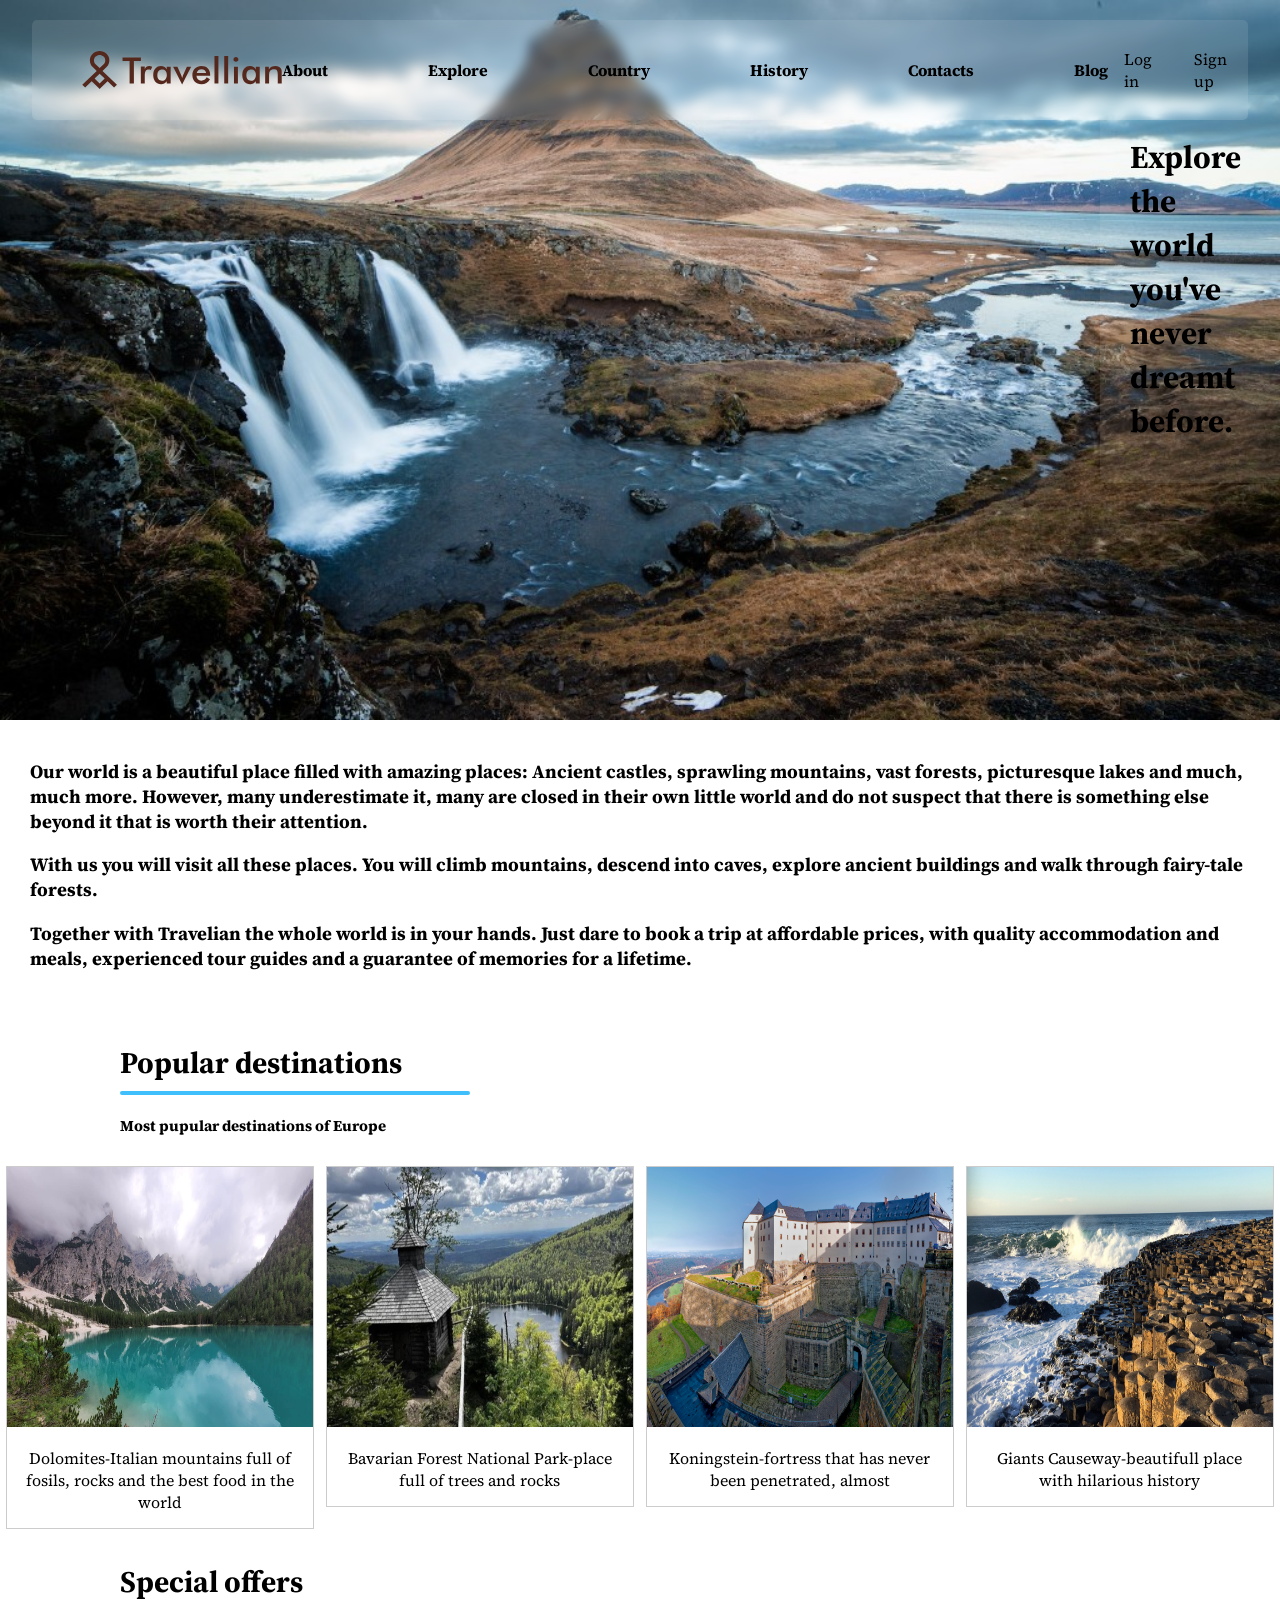
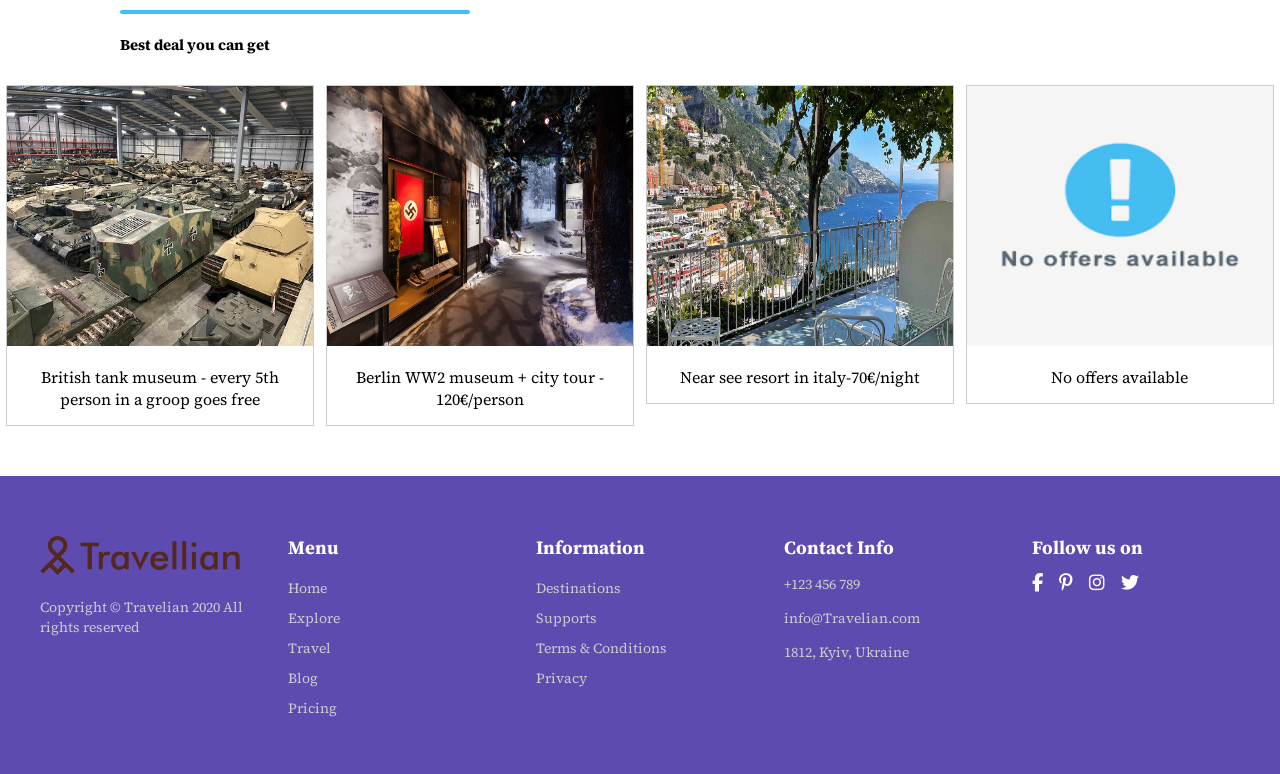
<file: index.html>
<!DOCTYPE html>
<html lang="uk">
<head>
  <meta charset="UTF-8" />
  <meta name="viewport" content="width=device-width, initial-scale=1.0" />
  <title>Travelian</title>
  <link rel="stylesheet" href="./assets/styles/main.css" />
  <link rel="preconnect" href="https://fonts.googleapis.com">
  <link rel="preconnect" href="https://fonts.gstatic.com" crossorigin>
  <link href="https://fonts.googleapis.com/css2?family=Libre+Baskerville:ital,wght@0,400;0,500;1,400&family=Source+Serif+4:ital,opsz,wght@0,8..60,200..900;1,8..60,200..900&display=swap" rel="stylesheet">
  <link rel="stylesheet" href="https://cdnjs.cloudflare.com/ajax/libs/font-awesome/6.5.0/css/all.min.css">

</head>

  <header class="main-header">

    <div class="header-background"></div>

    <div class="header-content">

      <img class="logo" src="./assets/images/Logo.svg" alt="logo" />

      <nav class="main-navigation">
        <ul>
          <li><a href="#">About</a></li>
          <li><a href="#">Explore</a></li>
          <li><a href="#">Сountry</a></li>
          <li><a href="#">History</a></li>
          <li><a href="#">Contacts</a></li>
          <li><a href="#">Blog</a></li>
        </ul>
      </nav>

      <div class="auth-buttons">
        <a href="/login" class="btn">Log in</a>
        <a href="/signup" class="btn">Sign up</a>
      </div>
    </div>

    <div class="name_motto">       
      <h1>Explore the world you've never dreamt before.</h1>
    </div>
  </header>

  <div class="main-text">
    <h3>
      <p>Our world is a beautiful place filled with amazing places:
         Ancient castles, sprawling mountains, vast forests, picturesque lakes and much, much more. 
         However, many underestimate it, many are closed in their own little world and do not suspect
          that there is something else beyond it that is worth their attention.</p>

      <p>With us you will visit all these places. You will climb mountains, 
        descend into caves, explore ancient buildings and walk through fairy-tale forests. </p>

        <p>Together with Travelian the whole world is in your hands. Just dare to book a trip at affordable prices,
           with quality accommodation and meals, experienced tour guides and a guarantee of memories for a lifetime.</p>
      </h3>
        
    
  </div>

<div class="title--popular--destinations">
  
    <h1>Popular destinations</h1>
     <div class="color-line-under-title"></div>
    <h4>Most pupular destinations of Europe</h4>
   
</div>

<div class="responsive">
  <div class="gallery">
    <a target="_blank" href="./assets/images/Dolomites.jpg">
      <img src="./assets/images/Dolomites.jpg" alt="Dolomites" width="600" height="400">
    </a>
    <div class="desc">Dolomites-Italian mountains full of fosils, rocks and the best food in the world</div>
  </div>
</div>

<div class="responsive">
  <div class="gallery">
    <a target="_blank" href="./assets/images/Bavarian Forest National Park.jpg">
      <img src="./assets/images/Bavarian Forest National Park.jpg" alt="Bavarian Forest National Park" width="600" height="400">
    </a>
    <div class="desc">Bavarian Forest National Park-place full of trees and rocks</div>
  </div>
</div>

<div class="responsive">
  <div class="gallery">
    <a target="_blank" href="./assets/images/Koningstein.jpg">
      <img src="./assets/images/Koningstein.jpg" alt="Koningstein" width="600" height="400">
    </a>
    <div class="desc">Koningstein-fortress that has never been penetrated, almost</div>
  </div>
</div>

<div class="responsive">
  <div class="gallery">
    <a target="_blank" href="./assets/images/Giants Causeway.jpg">
      <img src="./assets/images/Giants Causeway.jpg" alt="Giants Causeway" width="600" height="400">
    </a>
    <div class="desc">Giants Causeway-beautifull place with hilarious history</div>
  </div>
</div>


<div class="clearfix"></div>


<div class="title--special--offers">
  
    <h1>Special offers</h1>
     <div class="color-line-under-title"></div>
    <h4>Best deal you can get</h4>
   
</div>

<div class="responsive">
  <div class="gallery">
    <a target="_blank" href="./assets/images/Tank.jpg">
      <img src="./assets/images/Tank.jpg" alt="offer" width="600" height="400">
    </a>
    <div class="desc">British tank museum - every 5th person in a groop goes free</div>
  </div>
</div>

<div class="responsive">
  <div class="gallery">
    <a target="_blank" href="./assets/images/Berlin museum.jpg">
      <img src="./assets/images/Berlin museum.jpg" alt="offer" width="600" height="400">
    </a>
    <div class="desc">Berlin WW2 museum + city tour - 120€/person</div>
  </div>
</div>

<div class="responsive">
  <div class="gallery">
    <a target="_blank" href="./assets/images/italy resort.jpg">
      <img src="./assets/images/italy resort.jpg" alt="offer" width="600" height="400">
    </a>
    <div class="desc">Near see resort in italy-70€/night</div>
  </div>
</div>

<div class="responsive">
  <div class="gallery">
    <a target="_blank" href="./assets/images/No offers.jpg">
      <img src="./assets/images/No offers.jpg" alt="No offers" width="600" height="400">
    </a>
    <div class="desc">No offers available</div>
  </div>
</div>

<div class="clearfix"></div>

 <footer class="footer">
    <div class="footer-container">
      <div class="footer-brand">
        <h2><img class="logo" src="./assets/images/Logo.svg" alt="logo" /></h2>
        <p>Copyright © Travelian 2020 All rights reserved</p>
      </div>
      <div class="footer-menu">
        <h3>Menu</h3>
        <ul>
          <li><a href="#">Home</a></li>
          <li><a href="#">Explore</a></li>
          <li><a href="#">Travel</a></li>
          <li><a href="#">Blog</a></li>
          <li><a href="#">Pricing</a></li>
        </ul>
      </div>
      <div class="footer-info">
        <h3>Information</h3>
        <ul>
          <li><a href="#">Destinations</a></li>
          <li><a href="#">Supports</a></li>
          <li><a href="#">Terms & Conditions</a></li>
          <li><a href="#">Privacy</a></li>
        </ul>
      </div>
      <div class="footer-contact">
        <h3>Contact Info</h3>
        <p>+123 456 789</p>
        <p>info@Travelian.com</p>
        <p>1812, Kyiv, Ukraine</p>
      </div>
      <div class="footer-social">
        <h3>Follow us on</h3>
        <div class="social-icons">
          <a href="#"><i class="fab fa-facebook-f"></i></a>
          <a href="#"><i class="fab fa-pinterest-p"></i></a>
          <a href="#"><i class="fab fa-instagram"></i></a>
          <a href="#"><i class="fab fa-twitter"></i></a>
        </div>
      </div>
    </div>
  </footer>
</body>
</html>
</file>
<file: assets/styles/main.css>
body {
  margin: 0;
  font-family: "Source Serif 4", serif;
}



.main-header {
  position: relative;
  width: 100%;
  max-width: 100vw;
  height: auto;
  aspect-ratio: 1024/576; 
  z-index: 1;
  overflow: hidden;
}


.header-background {
  position: absolute;
  top: 0;
  left: 0;
  width: 100%;
  height: 100%;
  background-image: url('../images/background.jpg');
  background-repeat: no-repeat;
  background-size: contain;
  background-position: center;
  z-index: 0;
}

.header-content {
  position: relative;
  z-index: 1;
  display: flex;
  justify-content: space-between;
  align-items: center;
  padding: 20px 50px;
  background-color: rgba(255, 255, 255, 0.1);
  backdrop-filter: blur(6px);
  -webkit-backdrop-filter: blur(2px);
  border-radius: 5px;
  margin: 20px auto;
  max-width: 95%;
}

.logo {
  width: 200px;
}

.main-navigation ul {
  list-style: none;
  display: flex;
  gap: 100px;
  margin: 0;
  padding: 0;
}

.main-navigation a {
  text-decoration: none;
  color: #000000;
  font-weight: bold;
}

.auth-buttons {
  display: flex;
  gap: 10px;
}

.btn {
  padding: 8px 16px;
  background-color: rgba(0, 0, 0, 0);
  color: #000000;
  text-decoration: none;
  border-radius: 4px;
}

.btn:hover {
  background-color: rgba(0, 0, 0, 0.1);
}

.name_motto {
  position: absolute;
  text-align: left;
  color: #000000;
  left: 1100px;
  padding: 30px;
  background-color: rgba(255, 255, 255, 0.08);
  backdrop-filter: blur(0.01px);
  -webkit-backdrop-filter: blur(0.01px);
  border-radius: 6px;
  top: 95px;
}

.name_motto h1 {
  margin: 10px 0;
}

.main-text h3 {
  margin: 0px 10px;
  text-align: start;
  padding: 20px;
}

div.gallery {
  border: 1px solid #ccc;
}

div.gallery:hover {
  border: 1px solid #777;
}

div.gallery img {
  width: 100%;
  height: 260px;
}

div.desc {
  padding: 15px;
  text-align: center;
}

* {
  box-sizing: border-box;
}

.responsive {
  padding: 0 6px;
  float: left;
  width: 24.99999%;
}

@media only screen and (max-width: 700px) {
  .responsive {
    width: 49.99999%;
    margin: 6px 0;
  }
}

@media only screen and (max-width: 500px) {
  .responsive {
    width: 100%;
  }
}

.clearfix:after {
  content: "";
  display: table;
  clear: both;
}

.title--popular--destinations h1{
  position: relative;
  margin-left: 120px;
  bottom: -12px;
   font-size: 30px;
}

.title--popular--destinations h4{
  position: relative;
  margin-left: 120px;
  font-size: 15px;
}

.title--popular--destinations {
  text-align: left;
  margin-bottom: 30px;
}

.color-line-under-title {
  left:140px;
  width: 350px;               
  height: 4px;                
  background-color: #3fbffb;  
  margin: 10px 120px;        
  border-radius: 2px;         
}

.title--special--offers h1{
  position: relative;
  margin-left: 120px;
  bottom: -12px;
   font-size: 30px;
}

.title--special--offers h4{
  position: relative;
  margin-left: 120px;
  font-size: 15px;
}

.title--special--offers {
  text-align: left;
  margin-bottom: 30px;
}

.color-line-under-title {
  left:140px;
  width: 350px;               
  height: 4px;                
  background-color: #3fbffb;  
  margin: 10px 120px;        
  border-radius: 2px;         
}

.footer {
  margin-top: 50px; 
  background-color: #5d4baf;
  padding: 40px 20px;
  color:#fff;
}

.footer-container {
  display: grid;
  grid-template-columns: repeat(auto-fit, minmax(180px, 1fr));
  gap: 40px;
  max-width: 1200px;
  margin: 0 auto;
}

.footer h2, .footer h3 {
  margin-bottom: 10px;
  font-weight: bold;
}


.footer p, .footer a {
  color: #ccc;
  font-size: 14px;
  text-decoration: none;
}

.footer a:hover {
  color: #fff;
}

.footer ul {
  list-style: none;
  padding: 0;
}

.footer li {
  margin-bottom: 8px;
}

.footer-social .social-icons a {
  margin-right: 12px;
  font-size: 18px;
  color: #fff;
  display: inline-block;
}

.footer-social .social-icons a:hover {
  color: #00aced;
}
</file>
